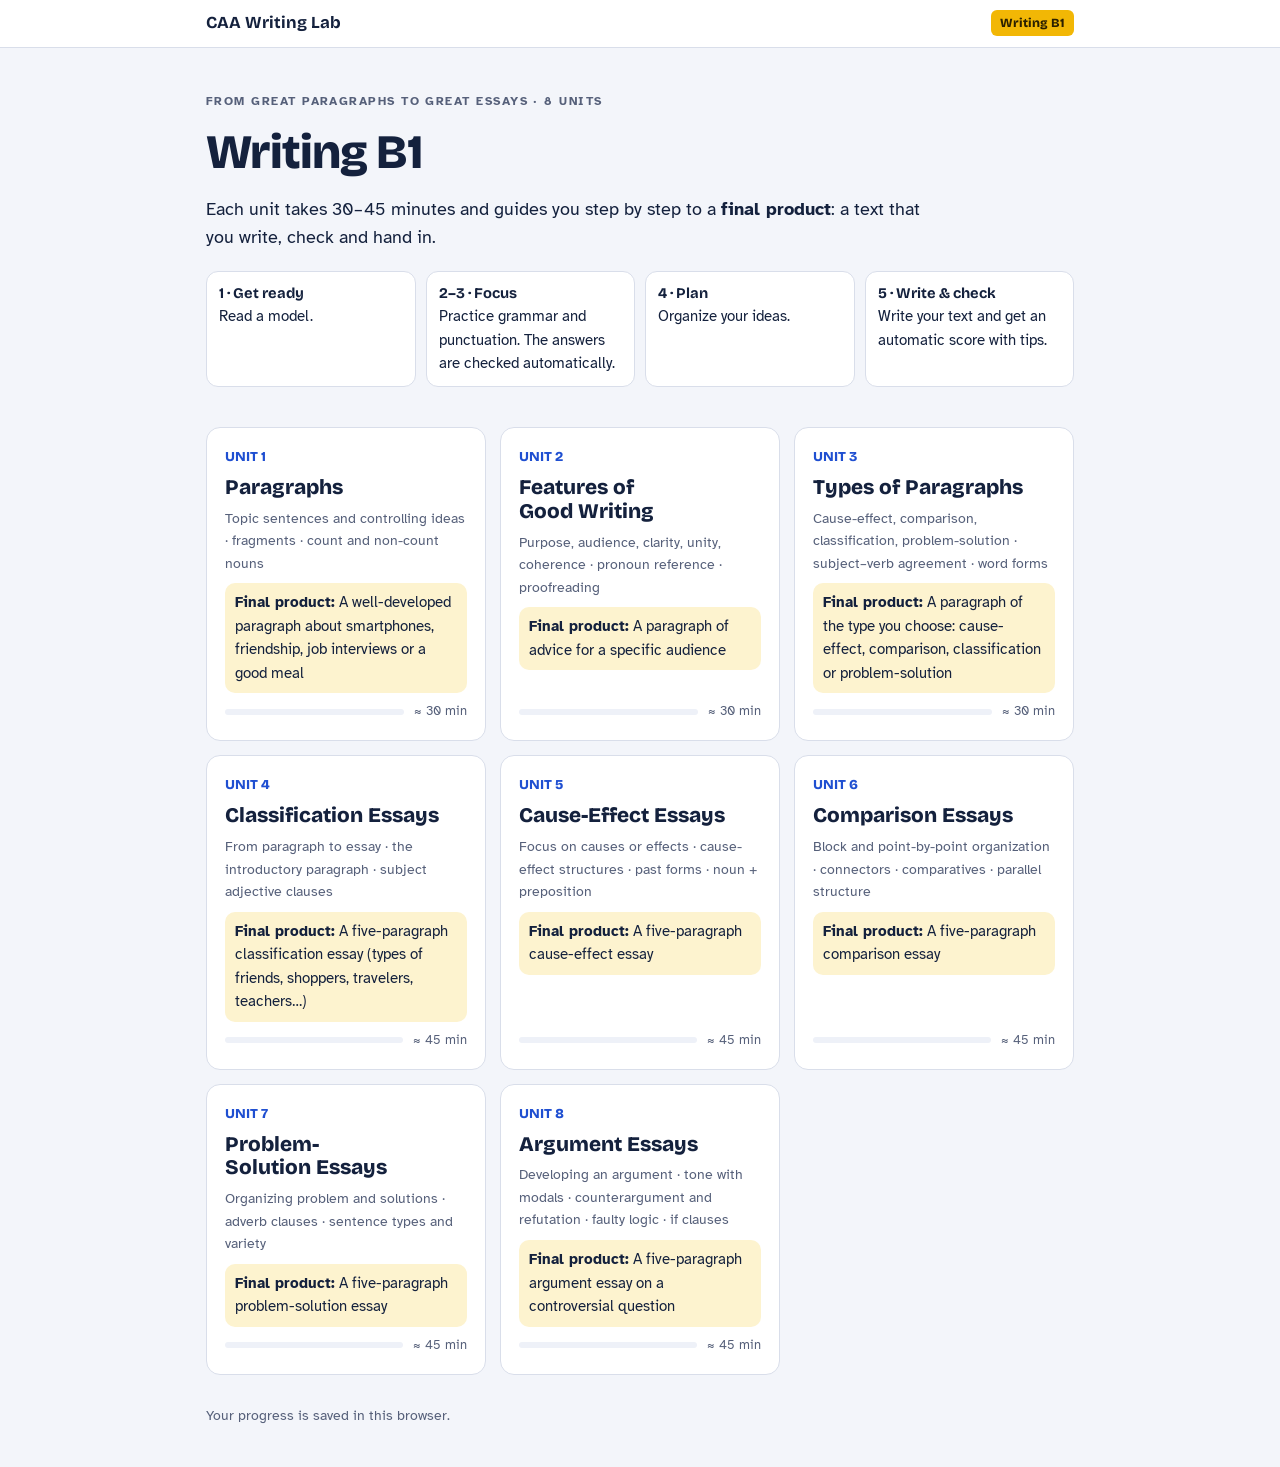
<file: index.html>
<!doctype html>
<html lang="en">
<head>
<meta charset="utf-8">
<meta name="viewport" content="width=device-width, initial-scale=1">
<title>Writing B1 · CAA</title>
<meta name="description" content="Eight guided writing units, about 30 minutes each: from complete sentences to an opinion paragraph.">
<link rel="icon" href="data:image/svg+xml,%3Csvg xmlns='http://www.w3.org/2000/svg' viewBox='0 0 64 64'%3E%3Crect width='64' height='64' rx='14' fill='%231f4fd1'/%3E%3Cpath d='M18 46l4-12 20-20 8 8-20 20z' fill='%23f2b705'/%3E%3C/svg%3E">
<link rel="preconnect" href="https://fonts.googleapis.com">
<link rel="preconnect" href="https://fonts.gstatic.com" crossorigin>
<link rel="stylesheet" href="https://fonts.googleapis.com/css2?family=Bricolage+Grotesque:opsz,wght@12..96,500;12..96,700;12..96,800&family=Atkinson+Hyperlegible:ital,wght@0,400;0,700;1,400&display=swap">
<link rel="stylesheet" href="assets/style.css?v=7">
</head>
<body>
<header class="topbar"><div class="wrap">
  <div class="unit-name">CAA Writing Lab</div>
  <span class="lvl">Writing B1</span>
</div></header>

<div class="wrap">
  <section class="home-hero">
    <div class="eyebrow">From great paragraphs to great essays · 8 units</div>
    <h1>Writing B1</h1>
    <p class="lead">Each unit takes 30–45 minutes and guides you step by step to a <b>final product</b>: a text that you write, check and hand in.</p>
    <div class="how">
      <div><b>1 · Get ready</b>Read a model.</div>
      <div><b>2–3 · Focus</b>Practice grammar and punctuation. The answers are checked automatically.</div>
      <div><b>4 · Plan</b>Organize your ideas.</div>
      <div><b>5 · Write & check</b>Write your text and get an automatic score with tips.</div>
    </div>
  </section>
  <section class="units" id="units" aria-label="Units"></section>
  <p class="muted small" style="padding-bottom:40px">Your progress is saved in this browser.</p>
</div>

<script src="assets/config.js?v=7"></script>
<script src="assets/units.js?v=7"></script>
<script>
(function () {
  var box = document.getElementById("units");
  window.GW_UNITS.forEach(function (u) {
    var total = 0, st = {};
    u.steps.forEach(function (s) { total += s.acts.length; });
    try { st = JSON.parse(localStorage.getItem((window.GW_CONFIG.storagePrefix || "gw1:") + "u" + u.n)) || {}; } catch (e) { /* ignore */ }
    var done = st.acts ? Object.keys(st.acts).length : 0;
    var g = null;
    if (st.write && st.write.rubric) {
      var r = st.write.rubric.s / st.write.rubric.m;
      g = st.write.acc == null ? r * 10 : r * 7 + st.write.acc / 5 * 3;
    }
    var a = document.createElement("a");
    a.className = "ucard"; a.href = "unit.html?u=" + u.n;
    a.innerHTML =
      '<span class="num">UNIT ' + u.n + (u.level ? ' <span class="lvl-tag">' + u.level + '</span>' : '') + '</span><h2></h2><span class="focus"></span>' +
      '<span class="prod"><b>Final product:</b> <span></span></span>' +
      '<span class="meta"><span class="bar"><span style="width:' + Math.round(done / total * 100) + '%"></span></span>' +
      '<span>' + (done ? done + "/" + total : "≈ " + u.steps.reduce(function (n, s) { return n + (s.min || 0); }, 0) + " min") + '</span>' + (g == null ? "" : '<span class="badge">' + (Math.round(g * 10) / 10).toFixed(1) + '/10</span>') + '</span>';
    a.querySelector("h2").textContent = u.title;
    a.querySelector(".focus").textContent = u.focus;
    a.querySelector(".prod span").textContent = u.product;
    box.appendChild(a);
  });
})();
</script>
</body>
</html>
</file>
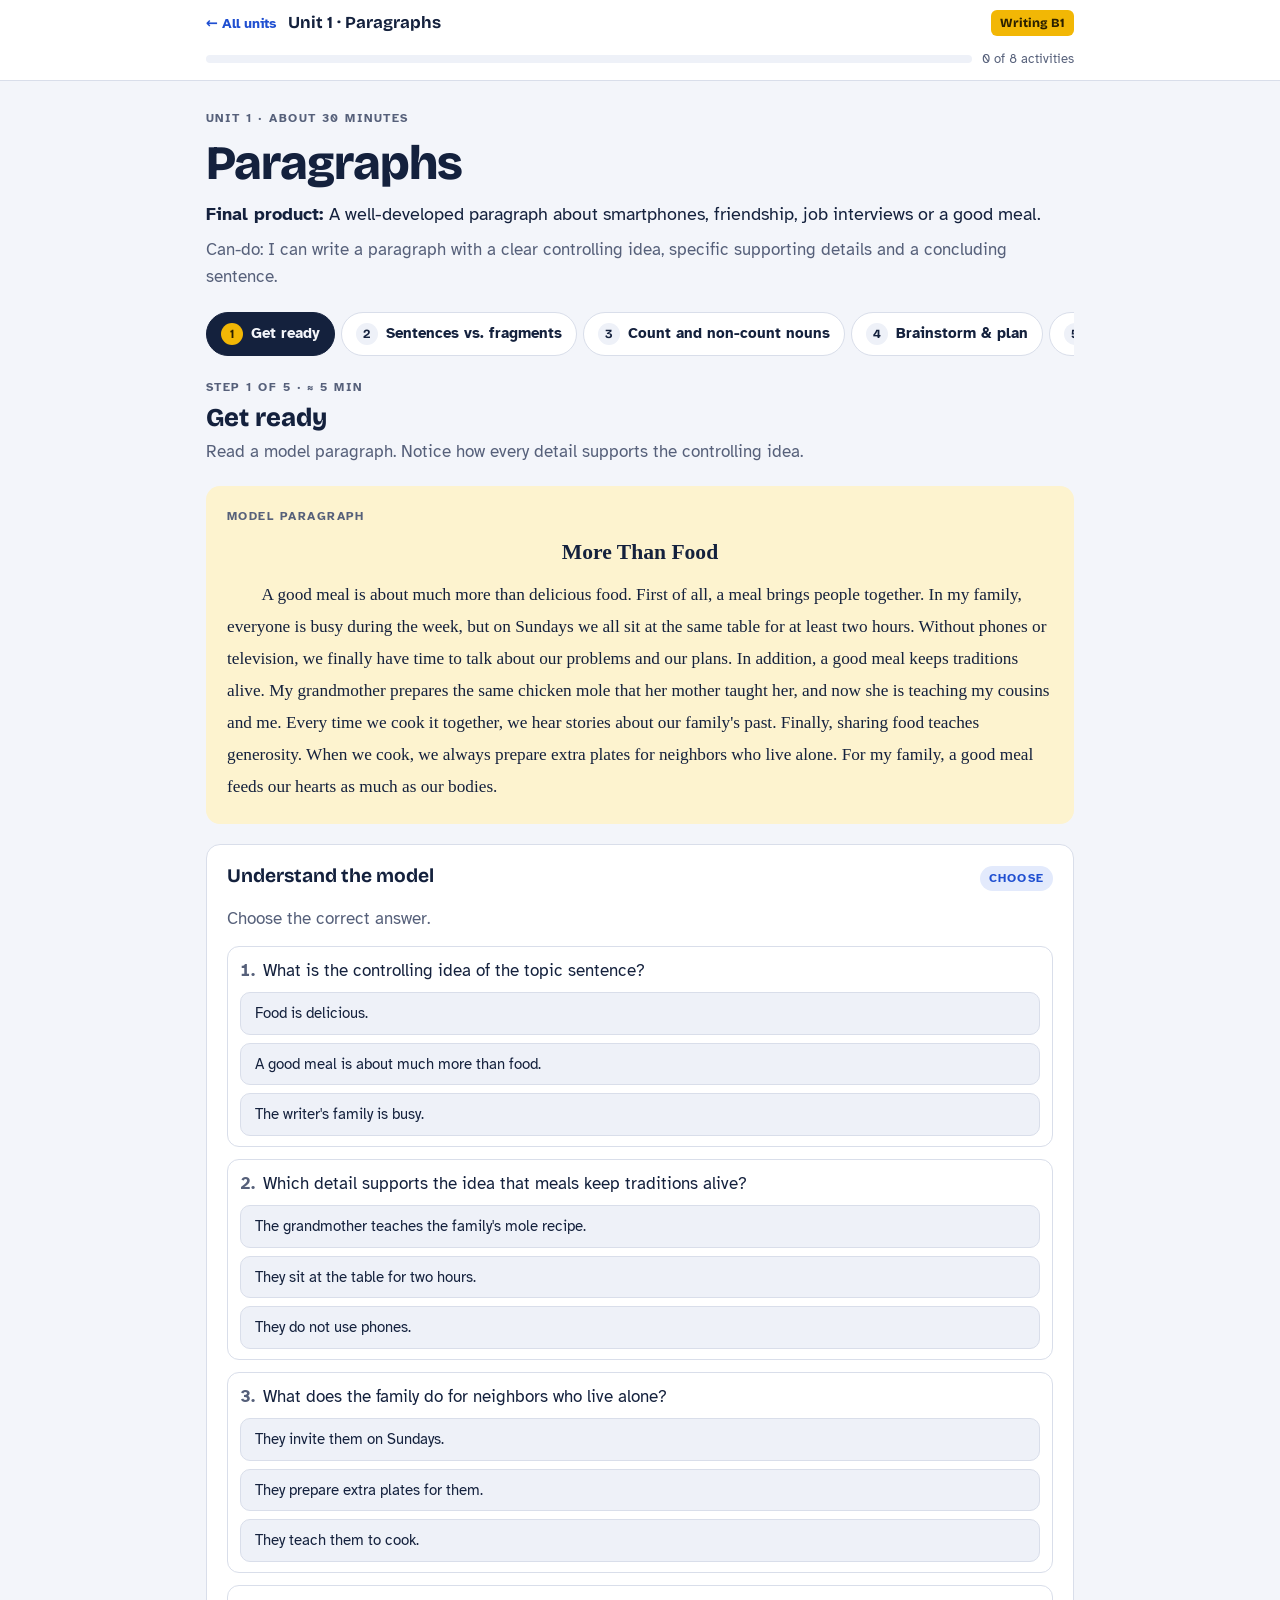
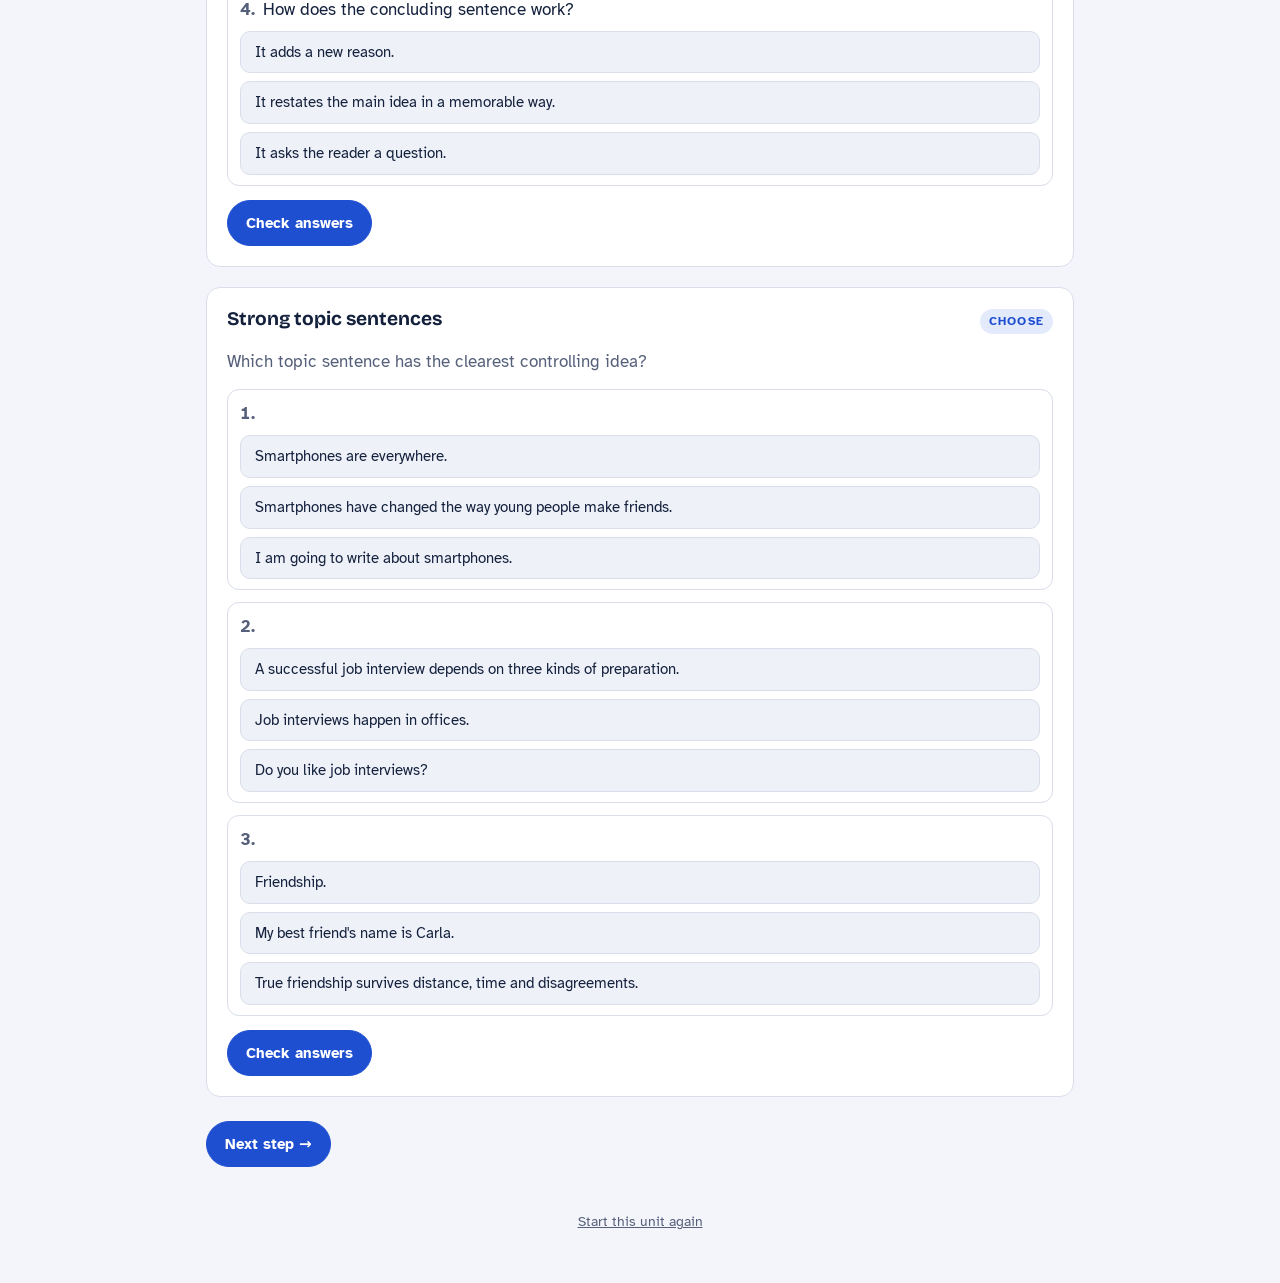
<file: unit.html>
<!doctype html>
<html lang="en">
<head>
<meta charset="utf-8">
<meta name="viewport" content="width=device-width, initial-scale=1">
<title>Writing B1</title>
<link rel="icon" href="data:image/svg+xml,%3Csvg xmlns='http://www.w3.org/2000/svg' viewBox='0 0 64 64'%3E%3Crect width='64' height='64' rx='14' fill='%231f4fd1'/%3E%3Cpath d='M18 46l4-12 20-20 8 8-20 20z' fill='%23f2b705'/%3E%3C/svg%3E">
<link rel="preconnect" href="https://fonts.googleapis.com">
<link rel="preconnect" href="https://fonts.gstatic.com" crossorigin>
<link rel="stylesheet" href="https://fonts.googleapis.com/css2?family=Bricolage+Grotesque:opsz,wght@12..96,500;12..96,700;12..96,800&family=Atkinson+Hyperlegible:ital,wght@0,400;0,700;1,400&display=swap">
<link rel="stylesheet" href="assets/style.css?v=7">
</head>
<body>
<div id="app"></div>
<div id="printout"></div>
<script src="assets/config.js?v=7"></script>
<script src="assets/units.js?v=7"></script>
<script src="assets/engine.js?v=7"></script>
</body>
</html>
</file>
<file: assets/style.css>
/* CAA Writing A1 — shared styles (home + units). Same palette as the CAA English sites. */
:root{
  --bg:#f3f5fa; --surface:#ffffff; --sunk:#eef1f8; --ink:#14213d; --muted:#56607a; --line:#d9deea;
  --accent:#1f4fd1; --accent-ink:#ffffff; --accent-soft:#e3eafc; --gold:#f2b705; --gold-soft:#fdf3cf;
  --good:#0f7a5a; --good-soft:#dcf3ea; --ok:#9a6700; --ok-soft:#fdf3cf; --bad:#b42318; --bad-soft:#fde4e1;
  --display:"Bricolage Grotesque","Segoe UI",system-ui,sans-serif;
  --body:"Atkinson Hyperlegible","Segoe UI",system-ui,sans-serif;
  --paper:"Georgia","Times New Roman",serif;
  --radius:14px;
}
@media (prefers-color-scheme: dark){:root:not([data-theme="light"]){
  --bg:#0e1424; --surface:#161e33; --sunk:#111a2d; --ink:#e8ecf6; --muted:#9aa5c0; --line:#2a3552;
  --accent:#8eabff; --accent-ink:#0e1424; --accent-soft:#1f2c52; --gold:#f2c23a; --gold-soft:#3a2f0e;
  --good:#5fd3a9; --good-soft:#123a2e; --ok:#f2c23a; --ok-soft:#3a2f0e; --bad:#ff8a7a; --bad-soft:#41191a; color-scheme:dark}}
:root[data-theme="dark"]{
  --bg:#0e1424; --surface:#161e33; --sunk:#111a2d; --ink:#e8ecf6; --muted:#9aa5c0; --line:#2a3552;
  --accent:#8eabff; --accent-ink:#0e1424; --accent-soft:#1f2c52; --gold:#f2c23a; --gold-soft:#3a2f0e;
  --good:#5fd3a9; --good-soft:#123a2e; --ok:#f2c23a; --ok-soft:#3a2f0e; --bad:#ff8a7a; --bad-soft:#41191a; color-scheme:dark}

*{box-sizing:border-box}
[hidden]{display:none!important}
html,body{margin:0}
body{background:var(--bg);color:var(--ink);font-family:var(--body);font-size:17px;line-height:1.6}
.wrap{max-width:900px;margin:0 auto;padding-left:max(16px,env(safe-area-inset-left,0px));padding-right:max(16px,env(safe-area-inset-right,0px))}
h1,h2,h3,h4{font-family:var(--display);line-height:1.15;text-wrap:balance;margin:0}
h1{font-size:clamp(2rem,6vw,3rem);font-weight:800;letter-spacing:-.02em}
h2{font-size:1.6rem;font-weight:800}
h3{font-size:1.2rem;font-weight:700}
h4{font-size:1.05rem;font-weight:700;margin-bottom:8px}
p{margin:0}
a{color:var(--accent)}
:focus-visible{outline:3px solid var(--gold);outline-offset:2px}
button,input,textarea{font:inherit;color:inherit}
.muted{color:var(--muted)}
.small{font-size:.88rem}
.row{display:flex;flex-wrap:wrap;gap:10px;align-items:center}
.row.between{justify-content:space-between}
.eyebrow{font-size:.76rem;letter-spacing:.12em;text-transform:uppercase;color:var(--muted);font-weight:700}

/* Buttons */
.btn{display:inline-flex;align-items:center;gap:6px;padding:10px 18px;border-radius:99px;border:1px solid var(--line);background:var(--surface);font-weight:700;cursor:pointer;text-decoration:none;color:var(--ink);font-size:.95rem}
.btn:hover{border-color:var(--accent)}
.btn.primary{background:var(--accent);color:var(--accent-ink);border-color:var(--accent)}
.btn.primary:hover{filter:brightness(1.08)}
.btn:disabled{opacity:.5;cursor:wait}
.linklike{background:none;border:0;color:var(--muted);text-decoration:underline;cursor:pointer;font-size:.88rem;padding:0}

/* Header */
.topbar{position:sticky;top:0;z-index:10;background:var(--surface);border-bottom:1px solid var(--line)}
.topbar .wrap{padding-block:10px;display:flex;align-items:center;gap:12px;flex-wrap:wrap}
.back{font-weight:700;text-decoration:none;color:var(--accent);font-size:.9rem;white-space:nowrap}
.unit-name{font-family:var(--display);font-weight:700;font-size:1.05rem;flex:1 1 200px;min-width:0}
.lvl{font-family:var(--display);font-weight:800;font-size:.78rem;padding:3px 9px;border-radius:6px;background:var(--gold);color:#2b2000;white-space:nowrap}
.progress{flex:1 1 100%;display:flex;align-items:center;gap:10px;font-size:.82rem;color:var(--muted);font-variant-numeric:tabular-nums}
.bar{flex:1;height:8px;border-radius:99px;background:var(--sunk);overflow:hidden}
.bar span{display:block;height:100%;width:0;background:var(--accent);border-radius:99px;transition:width .3s}

/* Unit hero + steps */
.hero{padding-block:28px 8px;display:flex;flex-direction:column;gap:8px}
.lead{font-size:1.1rem}
.steps{display:flex;gap:6px;overflow-x:auto;padding-block:14px 4px;scrollbar-width:thin;scroll-margin-top:90px}
.step-btn{flex:0 0 auto;display:flex;align-items:center;gap:8px;padding:9px 14px;border-radius:99px;border:1px solid var(--line);background:var(--surface);cursor:pointer;font-weight:700;font-size:.92rem}
.step-btn .n{display:inline-grid;place-items:center;width:22px;height:22px;border-radius:50%;background:var(--sunk);font-size:.78rem;font-family:var(--display)}
.step-btn[aria-selected="true"]{background:var(--ink);color:var(--bg);border-color:var(--ink)}
.step-btn[aria-selected="true"] .n{background:var(--gold);color:#2b2000}
.step-btn.done .n{background:var(--good);color:var(--surface)}
.step-btn.done .n::after{content:""}
main{padding-block:18px 40px}
.panel{display:flex;flex-direction:column;gap:20px}
.step-head{display:flex;flex-direction:column;gap:6px}
.goal{color:var(--muted)}
.nav-row{justify-content:space-between;padding-top:4px}
.foot{padding-block:0 48px;text-align:center}

/* Cards */
.card{background:var(--surface);border:1px solid var(--line);border-radius:var(--radius);padding:20px;min-width:0;display:flex;flex-direction:column;gap:14px}
.teach{background:var(--accent-soft);border-color:transparent}
.teach p+p,.teach p+table,.teach table+p,.teach ul+p,.teach p+ul{margin-top:2px}
.teach ul{margin:0;padding-left:1.2em}
table.mini{border-collapse:collapse;font-size:.95rem;background:var(--surface);border-radius:10px;overflow:hidden;width:100%;max-width:560px}
table.mini th,table.mini td{border:1px solid var(--line);padding:6px 10px;text-align:left;vertical-align:top}
table.mini th{background:var(--sunk);font-family:var(--display)}
.model{background:var(--gold-soft);border-color:transparent}
.model h3{font-family:var(--paper);font-size:1.35rem;text-align:center}
.model p{font-family:var(--paper);font-size:1.08rem;line-height:1.85;text-indent:2em}
.model p+p{margin-top:-4px}
.act-head{display:flex;align-items:baseline;justify-content:space-between;gap:10px;flex-wrap:wrap}
.kind{font-size:.75rem;font-weight:700;text-transform:uppercase;letter-spacing:.1em;color:var(--accent);background:var(--accent-soft);padding:3px 9px;border-radius:99px}
.instr{color:var(--muted)}
.items{display:flex;flex-direction:column;gap:12px}
.item{padding:10px 12px;border-radius:12px;border:1px solid var(--line);background:var(--surface);transition:background .2s,border-color .2s}
.item.right{background:var(--good-soft);border-color:var(--good)}
.item.wrong{background:var(--bad-soft);border-color:var(--bad)}
.q{display:flex;gap:8px;margin-bottom:8px}
.q .num{font-weight:700;color:var(--muted);font-variant-numeric:tabular-nums}
.blank{letter-spacing:-.05em;color:var(--muted)}
.opts{display:flex;flex-wrap:wrap;gap:8px}
.opts.wide{flex-direction:column;align-items:stretch}
.opt{padding:8px 14px;border-radius:10px;border:1px solid var(--line);background:var(--sunk);cursor:pointer;text-align:left;font-size:.96rem}
.opt:hover{border-color:var(--accent)}
.opt[aria-pressed="true"]{background:var(--accent);color:var(--accent-ink);border-color:var(--accent)}
.why{font-size:.9rem;margin-top:6px;color:var(--ink)}
.why:empty{display:none}
.bank{display:flex;flex-wrap:wrap;gap:8px;align-items:center;padding:10px 12px;background:var(--sunk);border-radius:12px}
.chip{padding:3px 10px;border-radius:99px;background:var(--surface);border:1px solid var(--line);font-weight:700;font-size:.92rem}
.gapline{line-height:2.3}
.gapwrap{display:inline-flex;align-items:baseline;gap:4px}
input.gap{border:0;border-bottom:2px solid var(--accent);background:var(--sunk);border-radius:6px 6px 0 0;padding:2px 6px;min-width:4ch;max-width:100%;font-weight:700}
input.gap.right{border-color:var(--good);background:var(--good-soft)}
input.gap.wrong{border-color:var(--bad);background:var(--bad-soft)}
.gap-hint{font-size:.85rem;color:var(--bad);font-weight:700}
textarea.fix,.field-input{width:100%;border:1px solid var(--line);border-radius:10px;padding:9px 12px;background:var(--surface);resize:vertical}
textarea.fix:focus,.field-input:focus,.draft:focus{border-color:var(--accent);outline:none;box-shadow:0 0 0 3px var(--accent-soft)}
ol.order{list-style:none;margin:0;padding:0;display:flex;flex-direction:column;gap:8px;counter-reset:o}
ol.order li{display:flex;gap:10px;align-items:center;padding:8px 10px;border:1px solid var(--line);border-radius:12px;background:var(--sunk);counter-increment:o}
ol.order li::before{content:counter(o);font-family:var(--display);font-weight:800;color:var(--muted);min-width:1.2em}
ol.order li.right{background:var(--good-soft);border-color:var(--good)}
ol.order li.wrong{background:var(--bad-soft);border-color:var(--bad)}
ol.order .txt{flex:1}
.moves{display:flex;gap:4px}
.mv{width:36px;height:36px;border-radius:8px;border:1px solid var(--line);background:var(--surface);cursor:pointer;font-weight:700}
.mv:disabled{opacity:.3;cursor:default}
.result{font-weight:700;font-size:.95rem}
.result:empty{display:none}
.result.good{color:var(--good)} .result.ok{color:var(--ok)} .result.bad{color:var(--bad)}
.note{font-size:.88rem;color:var(--muted);background:var(--sunk);padding:10px 12px;border-radius:10px}

/* Plan */
.plan{display:grid;gap:12px}
.pfield{display:flex;flex-direction:column;gap:4px}
.plabel{font-weight:700;font-size:.95rem;display:flex;gap:8px;align-items:center}
.phint{font-size:.85rem;color:var(--muted)}
.opt-tag{font-size:.7rem;text-transform:uppercase;letter-spacing:.08em;color:var(--muted);border:1px solid var(--line);border-radius:99px;padding:0 7px;font-weight:700}
.field-input.area{min-height:62px}
.pfield.is-note .field-input{background:var(--gold-soft);border-style:dashed}
.plan h4{margin:6px 0 -4px}
details.vocab{background:var(--sunk);border-radius:12px;padding:10px 14px}
details.vocab summary{cursor:pointer;font-weight:700}
details.vocab dl{display:grid;grid-template-columns:max-content 1fr;gap:4px 14px;margin:10px 0 0}
details.vocab dt{font-weight:700}
details.vocab dd{margin:0;color:var(--muted)}
.fields{display:grid;grid-template-columns:repeat(auto-fit,minmax(200px,1fr));gap:12px}

/* Write */
.moves-box{background:var(--sunk);border-radius:12px;padding:12px 16px}
.moves-box ol{margin:6px 0 0;padding-left:1.3em}
textarea.draft{width:100%;min-height:320px;border:1px solid var(--line);border-radius:12px;padding:16px 18px;background:var(--surface);font-family:var(--paper);font-size:1.08rem;line-height:1.8;resize:vertical}
.counter{font-size:.88rem;color:var(--muted);font-variant-numeric:tabular-nums}
.scorebox:empty,.checks:empty,.grammar:empty{display:none}
.score{display:flex;align-items:center;gap:18px;padding:16px 18px;border-radius:14px;border:2px solid var(--line)}
.score.good{background:var(--good-soft);border-color:var(--good)}
.score.ok{background:var(--ok-soft);border-color:var(--ok)}
.score.bad{background:var(--bad-soft);border-color:var(--bad)}
.score .big{font-family:var(--display);font-weight:800;font-size:2.6rem;line-height:1;font-variant-numeric:tabular-nums;white-space:nowrap}
.score .big small{font-size:1rem;color:var(--muted)}
.checklist-auto{list-style:none;margin:0;padding:0;display:flex;flex-direction:column;gap:8px}
.checklist-auto li{display:flex;gap:10px;padding:8px 12px;border-radius:10px;background:var(--sunk)}
.checklist-auto .mark{font-weight:800;width:1.2em;flex:none}
.checklist-auto li.ok .mark{color:var(--good)}
.checklist-auto li.no{background:var(--bad-soft)}
.checklist-auto li.no .mark{color:var(--bad)}
.checklist-auto .pts{margin-left:8px;font-size:.8rem;color:var(--muted);font-variant-numeric:tabular-nums}
.checklist-auto .msg{font-size:.92rem}
ol.lt{margin:8px 0 0;padding-left:1.3em;display:flex;flex-direction:column;gap:10px}
ol.lt .ctx{font-family:var(--paper);color:var(--muted)}
ol.lt mark{background:var(--gold-soft);color:var(--ink);border-bottom:2px solid var(--gold);padding:0 2px}
ol.lt .sug{font-size:.92rem}
.selfcheck{display:flex;flex-direction:column;gap:8px}
.self{display:flex;gap:10px;align-items:flex-start;cursor:pointer}
.self input{width:20px;height:20px;margin-top:3px;accent-color:var(--accent);flex:none}
.msg-inline{font-weight:700;font-size:.92rem;color:var(--accent)}

/* Home */
.home-hero{padding-block:44px 20px;display:flex;flex-direction:column;gap:14px}
.home-hero .lead{max-width:62ch}
.how{display:grid;grid-template-columns:repeat(auto-fit,minmax(150px,1fr));gap:10px;margin-top:6px}
.how div{background:var(--surface);border:1px solid var(--line);border-radius:12px;padding:10px 12px;font-size:.92rem}
.how b{display:block;font-family:var(--display)}
.units{display:grid;grid-template-columns:repeat(auto-fill,minmax(260px,1fr));gap:14px;padding-block:20px 30px}
.ucard{display:flex;flex-direction:column;gap:8px;background:var(--surface);border:1px solid var(--line);border-radius:var(--radius);padding:18px;text-decoration:none;color:var(--ink);transition:border-color .2s,transform .2s}
.ucard:hover{border-color:var(--accent);transform:translateY(-2px)}
.ucard .num{font-family:var(--display);font-weight:800;font-size:.85rem;color:var(--accent)}
.ucard h2{font-size:1.3rem}
.ucard .focus{font-size:.88rem;color:var(--muted)}
.ucard .prod{font-size:.92rem;background:var(--gold-soft);border-radius:10px;padding:8px 10px}
.ucard .meta{margin-top:auto;display:flex;align-items:center;gap:10px;font-size:.82rem;color:var(--muted)}
.ucard .meta .bar{height:6px}
.lvl-tag{display:inline-block;margin-left:8px;padding:1px 8px;border-radius:6px;background:var(--accent);color:var(--accent-ink);letter-spacing:.06em}
.ucard .lvl-tag{margin:0 0 0 6px;font-size:.72rem;vertical-align:middle}
.badge{font-weight:800;color:var(--good);white-space:nowrap}

/* Print: only the final product */
#printout{display:none}
@media print{
  body{background:#fff;color:#000}
  body > *:not(#printout){display:none!important}
  #printout{display:block;font-family:Georgia,serif;padding:10mm}
  #printout h1{font-family:Georgia,serif;text-align:center;font-size:20pt;margin:12pt 0}
  #printout .pr-meta{font-size:10pt;color:#444;border-bottom:1px solid #999;padding-bottom:6pt}
  #printout .pr-body{font-size:13pt;line-height:2;text-indent:2.5em;margin:0 0 6pt}
}
@media (max-width:560px){
  .card{padding:16px}
  .score{flex-direction:column;align-items:flex-start;gap:8px}
}
</file>
